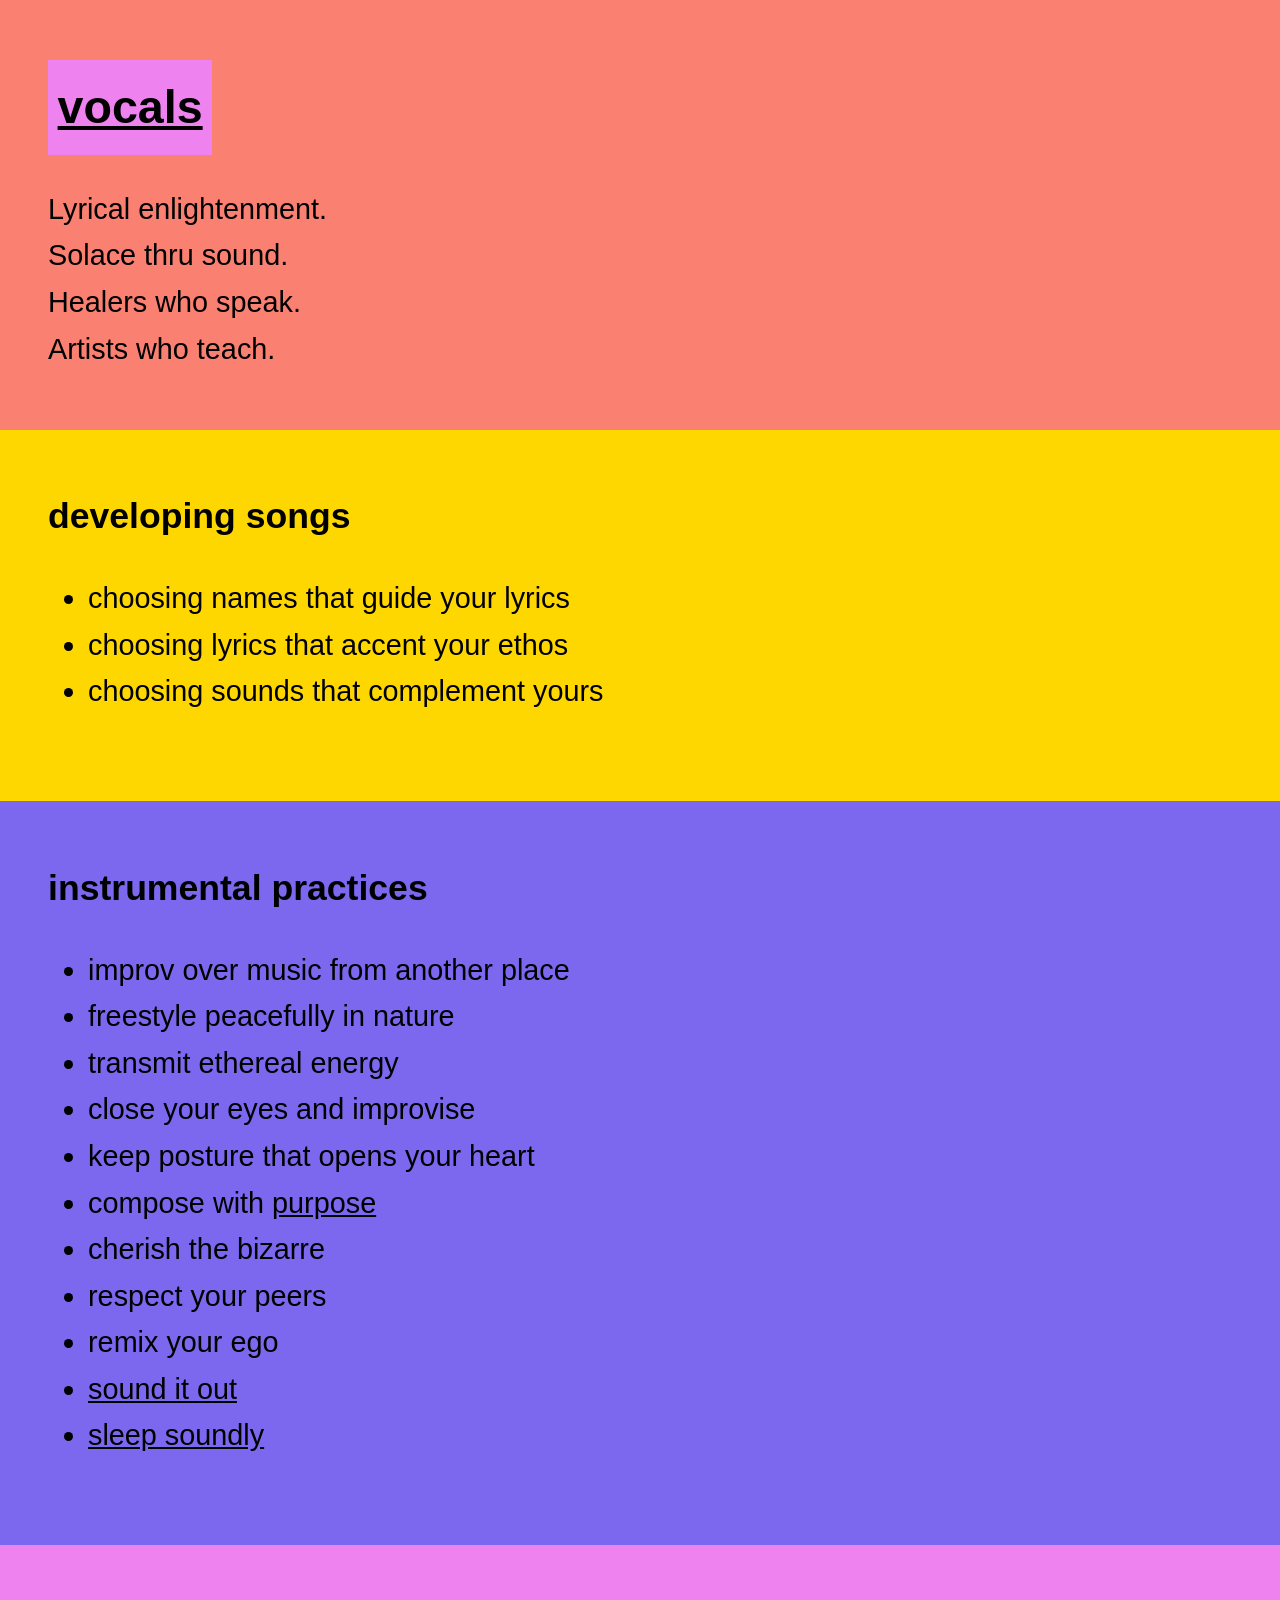
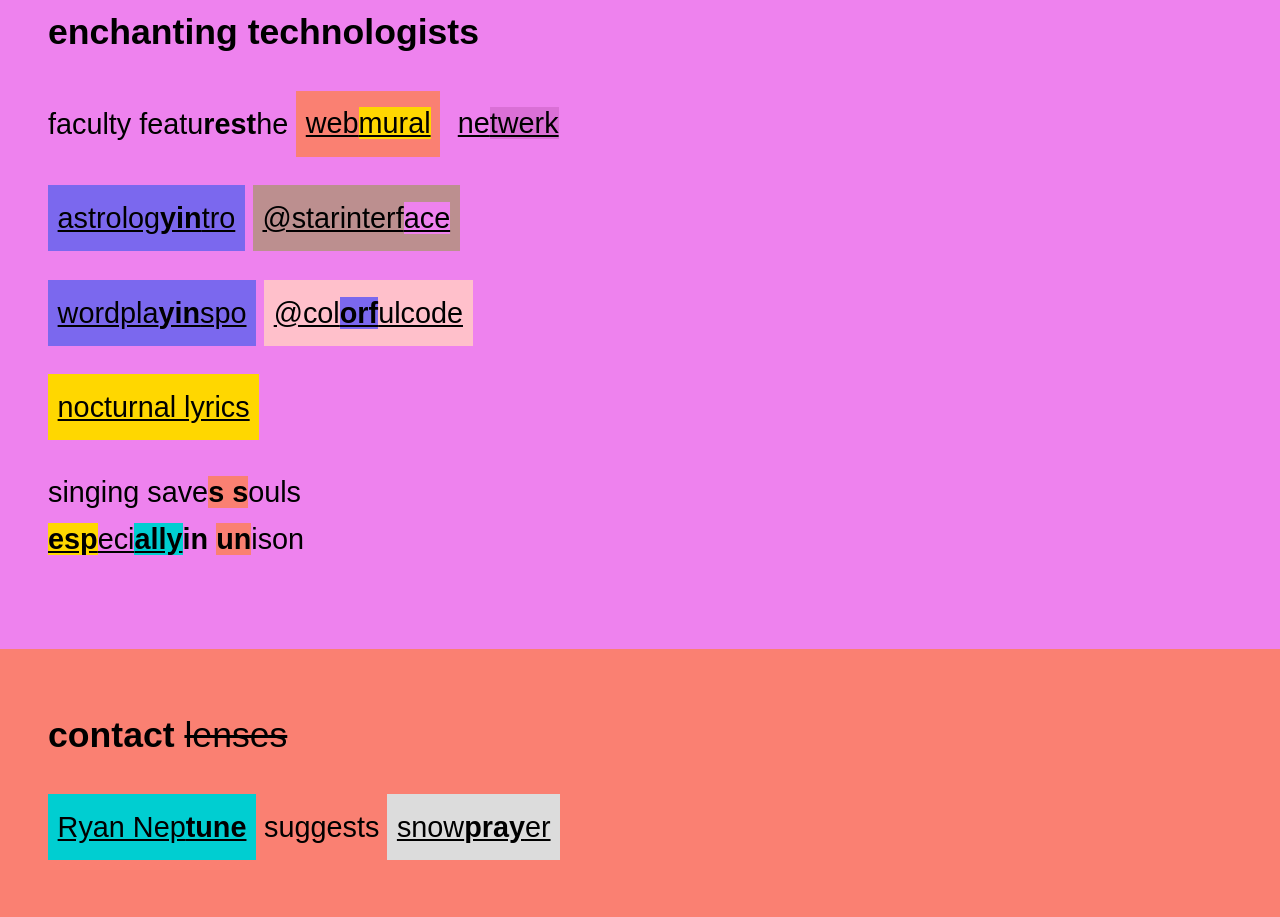
<file: index.html>
<!DOCTYPE html>
<html lang="en-US" class="sea-wet sea-blood sea-amber">
<meta charset="utf-8">
<title>vocals, you are what you sound</title>
<meta name="viewport" content="width=device-width">
<meta name="theme-color" content="purple">
<meta name="color-scheme" content="dark light">
<meta name="description" content="Lyrical healing.">

<link rel="canonical" href="https://vocals.page">
<link rel="stylesheet" href="one.css" media="all">
<link rel="stylesheet" href="uno.css" media=(color)>
<link rel="prev" href="https://vocals.page/radiolies"> 
<link rel="help" href="https://webmural.com/daisy"> 
<link rel="next" href="https://exitlevel.dev"> 

<header class="sea-blood sea-amber">
  <h1><a class="sea-blood sea-gush" href="">vocals</a></h1>
  <p>Lyrical enlightenment.<br>Solace thru sound.
  <p>Healers who speak.<br>Artists who teach.
</header>
<article class="sea-blood sea-glow">
  <h2>developing songs</h2>
  <ul>
    <li>choosing names that guide your lyrics
    <li>choosing lyrics that accent your ethos
    <li>choosing sounds that complement yours 
  </ul>
</article>
<article class="sea-blood sea-gel">
  <h2>instrumental practices</h2>
  <ul>
    <li hidden>choosing names that per<s>meat</s>e your devotion
    <li>improv over music from another place
    <li>freestyle peacefully in nature
    <li>transmit ethereal energy
    <li>close your eyes and improvise
    <li>keep posture that opens your heart
    <li>compose with <a href="https://porpoise.page">purpose</a>
    <li>cherish the bizarre
    <li>respect your peers
    <li>remix your ego
    <li><a href="https://webmural.com/vowel">sound it out</a>
    <li><a href="https://s9a.page/waitfortheblackout">sleep soundly</a> 
  </ul>
</article>
<article class="sea-blood sea-gush">
  <h2>en<em>chant</em>ing technologists</h2>
  <p>
    faculty featu<b>rest</b>he
    <a class="sea-blood sea-amber" href="https://webmural.com">web<span class="sea-blood sea-glow">mural</span></a>
    <a class="sea-blood sea-gush" href="https://octopus.boo">ne<span class="sea-blood sea-fume">twerk</span></a>
  </p>
  <p>
    <a class="sea-blood sea-gel" href="https://p9e.page/game">astrolog<b>yin</b>tro</a>
    <a class="sea-blood sea-lava" href="https://x.com/starinterface">@starinterf<span class="sea-blood sea-gush">ace</span></a>
  </p>
  <p>
    <a class="sea-blood sea-gel" href="https://s9a.page/angel">wordpla<b>yin</b>spo</a>
    <a class="sea-blood sea-blush" href="https://x.com/colorfulcode">@col<em class="sea-blood sea-gel">orf</em>ulcode</a>
  </p>
  <p>
    <a class="sea-blood sea-glow" href="../starfish">nocturnal lyrics</a>
  </p>
  <p>
    singing save<b class="sea-blood sea-amber" contenteditable>s s</b>ouls<br>
    <a href="https://s9a.page/yesp"><abbr class="sea-blood sea-glow">esp</abbr>eci<b class="sea-blood sea-foam">ally</b></a><b>in</b>
    <b class="sea-blood sea-amber">un</b>ison
  </p>
</article>
<footer>
  <h2>contact <del>lenses</del></h2>
  <a href="https://twitter.com/ryanve" class="sea-blood sea-foam">Ryan Nep<b>tune</b></a>
  suggests <a href="../snowprayer" class="sea-blood sea-storm">snow<b>pray</b>er</a>
</footer>
</file>
<file: one.css>
html {
	font-family: sans-serif;
	font-size: calc(1em + 1vmax);
	line-height: 1.618;
}

body {
  display: flex;
  flex-flow: column;
	margin: 0;
	overflow-wrap: anywhere;
}

h1 { font-size: 1.618em }
h2 { font-size: 1.236em }
em,
abbr { 
  font-style: unset;
  font-weight: bolder;
}

del {
  font-weight: lighter;
}

header,
footer,
article {
  margin: 0;
  padding: 1em;
  padding-block: 1em 2em;
  padding-inline: 3ch 2ch;
}

a {
  display: inline-block;
}

a[class] {
  padding: .333rem;
}

header {
  
}

h1 {

}

header p {
  margin: 0;
}
</file>
<file: uno.css>
/* https://s9a.github.io/sea */
/* opensource color from the s9a.page/sea */
:root { --sea-oil:seashell; --sea-ink:#000 }
.sea-amber { --sea-oil: salmon }
.sea-blush { --sea-oil: pink }
.sea-breeze { --sea-oil: mistyrose }
.sea-foam { --sea-oil: darkturquoise }
.sea-fume { --sea-oil: orchid }
.sea-gel { --sea-oil: mediumslateblue }
.sea-glow { --sea-oil: gold }
.sea-gush { --sea-oil: violet }
.sea-lava { --sea-oil: rosybrown }
.sea-sand { --sea-oil: navajowhite }
.sea-storm { --sea-oil: gainsboro }
.sea-tide { --sea-oil: deepskyblue }
@media (prefers-contrast: less) {
  :root { --sea-ink:#111 }
  .sea-blush { --sea-oil: lightpink }
  .sea-breeze { --sea-oil: bisque }
  .sea-fume { --sea-oil: mediumorchid }
  .sea-sand { --sea-oil: peachpuff }
  .sea-storm { --sea-oil: silver }
  .sea-tide { --sea-oil: dodgerblue }
}
@media (prefers-contrast: more) {
  .sea-amber { --sea-oil: coral }
  .sea-foam { --sea-oil: turquoise }
  .sea-gel { --sea-oil: mediumpurple }
  .sea-glow { --sea-oil: yellow }
  .sea-gush { --sea-oil: plum }
  .sea-lava { --sea-oil: tan }
}
.sea-wet :not(.sea-dry) {
  background-color: none;
  color: inherit;
}
.sea-wet ::selection {
  background-color: indigo;
  color: salmon;
}
.sea-blood.sea-blood {
  background-color: var(--sea-oil);
  color: var(--sea-ink);
}
.sea-bleed.sea-bleed {
  background-color: var(--sea-ink);
  color: var(--sea-oil);
}
@media (prefers-color-scheme:light) {
  .sea-bleed.sea-blood {
    background-color: var(--sea-oil);
    color: var(--sea-ink);
  }
}
</file>
